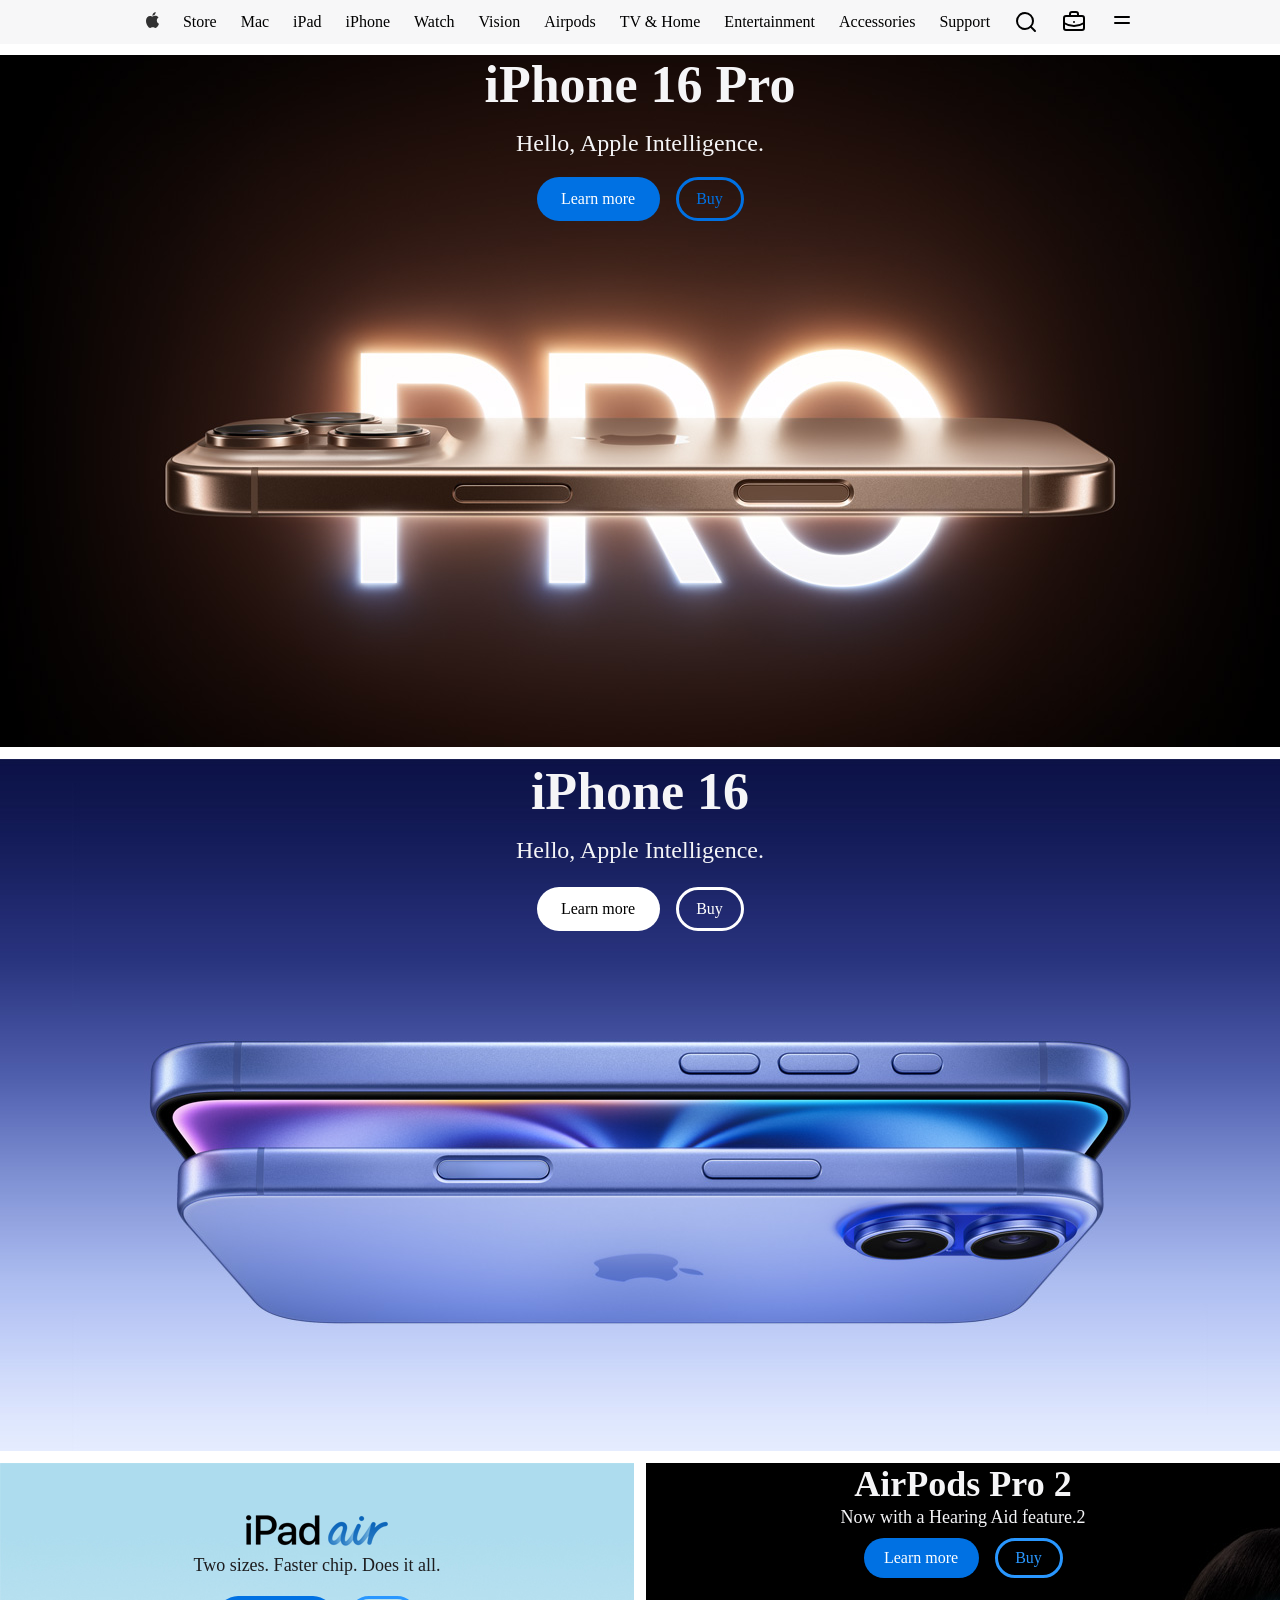
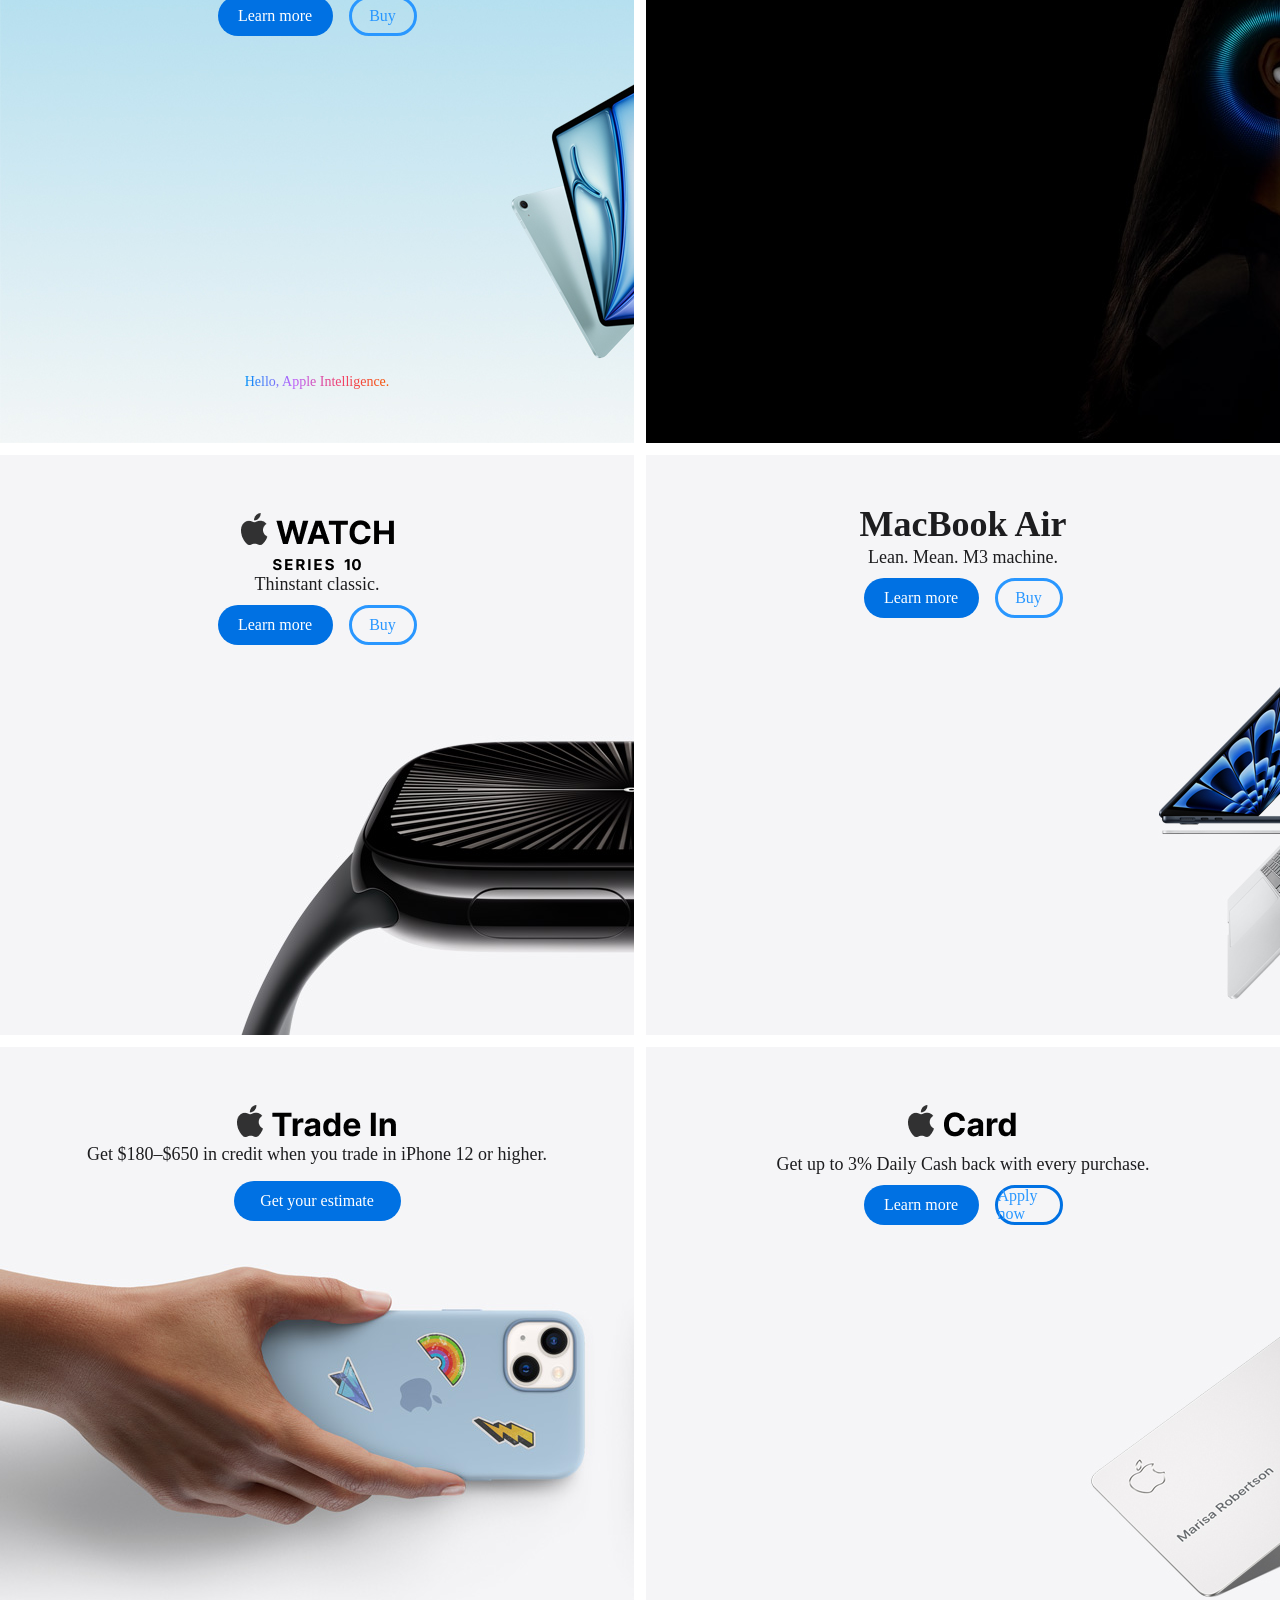
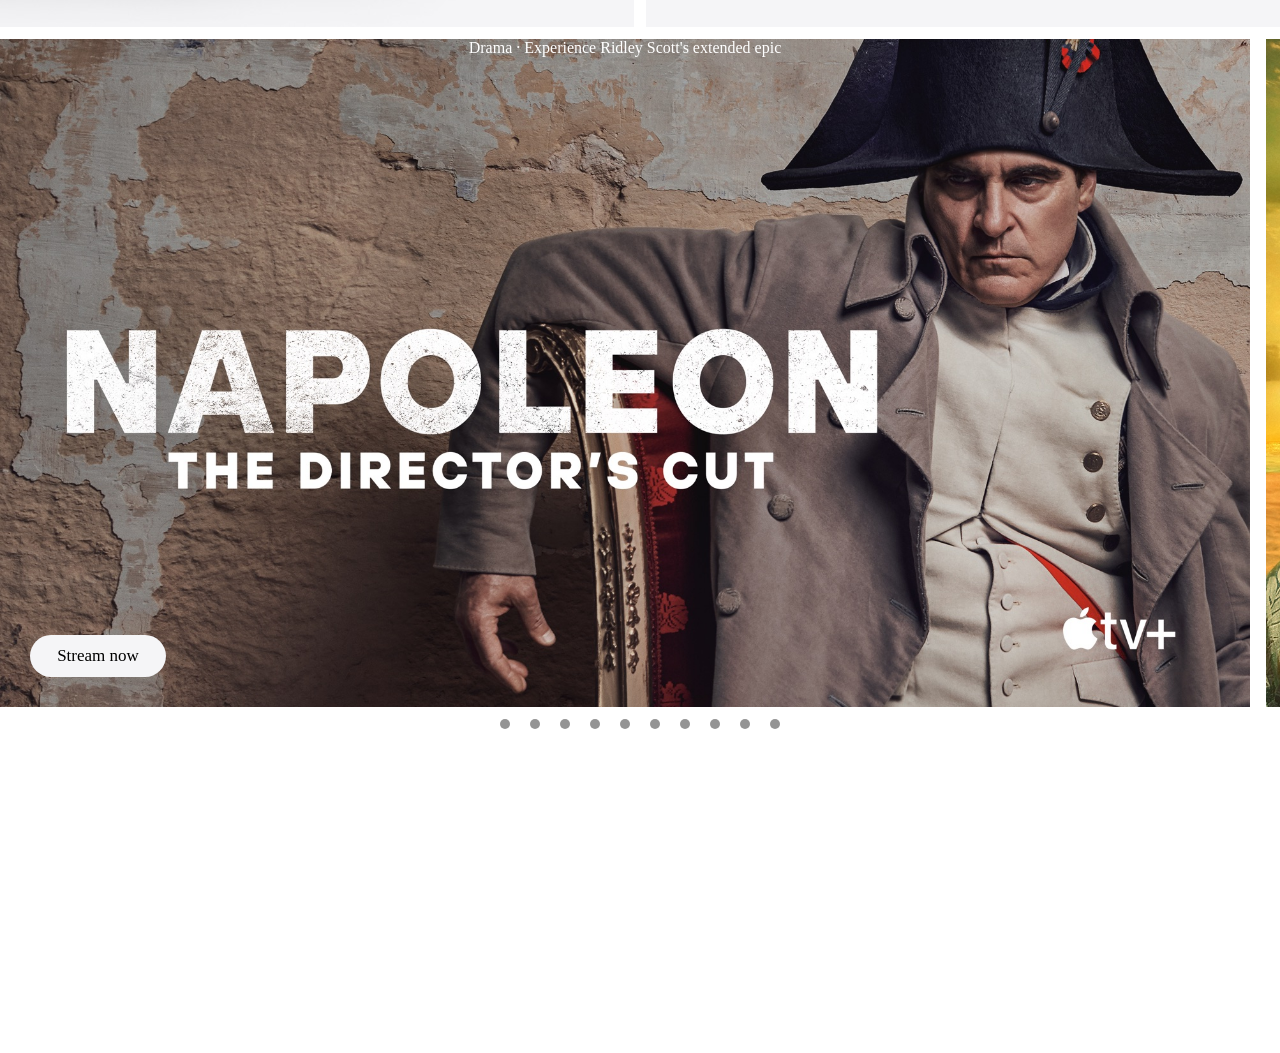
<file: index.html>
<!DOCTYPE html>
<html lang="en">
  <head>
    <meta charset="UTF-8" />
    <meta name="viewport" content="width=device-width, initial-scale=1.0" />
    <title>Apple</title>
    <link rel="stylesheet" href="./style.css" />
  </head>
  <body>
    <header>
      <div class="icon-1">
        <svg
          width="13"
          height="16"
          viewBox="0 0 13 16"
          fill="none"
          xmlns="http://www.w3.org/2000/svg"
        >
          <path
            d="M12.5589 5.4318C12.038 5.75071 11.6066 6.19655 11.3049 6.72761C11.0032 7.25867 10.8413 7.85759 10.8341 8.4683C10.8362 9.15565 11.0398 9.8273 11.4198 10.4001C11.7998 10.9728 12.3395 11.4215 12.972 11.6906C12.7226 12.4952 12.3536 13.2577 11.8772 13.9524C11.1956 14.9336 10.4829 15.9147 9.3985 15.9147C8.3141 15.9147 8.0352 15.2847 6.7855 15.2847C5.5668 15.2847 5.133 15.9354 4.1415 15.9354C3.15 15.9354 2.4581 15.0265 1.6628 13.9111C0.612269 12.3485 0.0349098 10.516 0 8.6335C0 5.5351 2.014 3.893 3.9969 3.893C5.0504 3.893 5.9283 4.5849 6.5893 4.5849C7.2193 4.5849 8.2005 3.8516 9.3985 3.8516C10.0145 3.83571 10.6249 3.97152 11.176 4.24708C11.7271 4.52264 12.202 4.92949 12.5589 5.4318ZM8.8305 2.54C9.3586 1.91876 9.65755 1.13513 9.6774 0.32C9.67829 0.212542 9.6679 0.105288 9.6464 0C8.73926 0.0886136 7.9004 0.520975 7.3019 1.2084C6.76871 1.80488 6.4585 2.56759 6.424 3.3669C6.4244 3.46411 6.43479 3.56102 6.455 3.6561C6.52652 3.66962 6.59912 3.67655 6.6719 3.6768C7.08997 3.64353 7.49692 3.5256 7.868 3.33018C8.23908 3.13475 8.56655 2.86591 8.8305 2.54Z"
            fill="black"
            fill-opacity="0.8"
          />
        </svg>
      </div>
      <div class="text">
        <div>Store</div>
        <div>Mac</div>
        <div>iPad</div>
        <div>iPhone</div>
        <div>Watch</div>
        <div>Vision</div>
        <div>Airpods</div>
        <div>TV & Home</div>
        <div>Entertainment</div>
        <div>Accessories</div>
        <div>Support</div>
      </div>

      <svg
        xmlns="http://www.w3.org/2000/svg"
        width="24"
        height="24"
        viewBox="0 0 24 24"
        fill="none"
        stroke="currentColor"
        stroke-width="2"
        stroke-linecap="round"
        stroke-linejoin="round"
        class="lucide lucide-search preview-icon"
      >
        <path d="m21 21-4.34-4.34" />
        <circle cx="11" cy="11" r="8" />
      </svg>
      <svg
        xmlns="http://www.w3.org/2000/svg"
        width="24"
        height="24"
        viewBox="0 0 24 24"
        fill="none"
        stroke="currentColor"
        stroke-width="2"
        stroke-linecap="round"
        stroke-linejoin="round"
        class="lucide lucide-briefcase-business preview-icon"
      >
        <path d="M12 12h.01" />
        <path d="M16 6V4a2 2 0 0 0-2-2h-4a2 2 0 0 0-2 2v2" />
        <path d="M22 13a18.15 18.15 0 0 1-20 0" />
        <rect width="20" height="14" x="2" y="6" rx="2" />
      </svg>
      <div class="icon-4">
        <svg
          xmlns="http://www.w3.org/2000/svg"
          width="24"
          height="24"
          viewBox="0 0 24 24"
          fill="none"
          stroke="currentColor"
          stroke-width="2"
          stroke-linecap="round"
          stroke-linejoin="round"
          class="lucide lucide-equal preview-icon"
        >
          <line x1="5" x2="19" y1="9" y2="9" />
          <line x1="5" x2="19" y1="15" y2="15" />
        </svg>
      </div>
    </header>
    
    <div class="zurag-1">
      <div class="zurag-1-deed-1">
        <div class="zurag-1-deed-1-1">iPhone 16 Pro</div>
        <div class="zurag-1-deed-1-2">Hello, Apple Intelligence.</div>
      </div>
      <div class="zurag-1-deed-2">
        <div class="zurag-1-deed-2-1">Learn more</div>
        <div class="zurag-1-deed-2-2">Buy</div>
      </div>
    </div>
    <div class="zurag-2">
      <div class="zurag-2-deed-1">
        <div class="zurag-2-deed-1-1">iPhone 16</div>
        <div class="zurag-2-deed-1-2">Hello, Apple Intelligence.</div>
      </div>
      <div class="zurag-2-deed-2">
        <div class="zurag-2-deed-2-1">Learn more</div>
        <div class="zurag-2-deed-2-2">Buy</div>
      </div>
    </div>
    <div class="huudas-3">
      <div class="zu-1">
        <img src="./images/ipad-air.png" alt="Ipad-AIR" class="zu-1-img" />
        <div class="zu-1-hvv-1">Two sizes. Faster chip. Does it all.</div>
        <div class="zu-1-hvv-2">
          <div class="zu-1-hvv-2-1">Learn more</div>
          <div class="zu-1-hvv-2-2">Buy</div>
        </div>
        <div class="zu-1-hvv-3">Hello, Apple Intelligence.</div>
      </div>
      <div class="zu-2">
        <div class="zu-2-hvv-1">AirPods Pro 2</div>
        <div class="zu-2-hvv-2">Now with a Hearing Aid feature.2</div>
        <div class="zu-2-hvv-3">
          <div class="zu-2-hvv-3-1">Learn more</div>
          <div class="zu-2-hvv-3-2">Buy</div>
        </div>
      </div>
      <div class="zu-3">
        <img src="./images/Frame 4.png" alt="WATCH" class="zu-3-img" />
        <div class="zu-3-hvv-1">Thinstant classic.</div>
        <div class="zu-3-hvv-2">
          <div class="zu-3-hvv-2-1">Learn more</div>
          <div class="zu-3-hvv-2-2">Buy</div>
        </div>
      </div>
      <div class="zu-4">
        <div class="zu-4-hvv-1">MacBook Air</div>
        <div class="zu-4-hvv-2">Lean. Mean. M3 machine.</div>
        <div class="zu-4-hvv-3">
          <div class="zu-4-hvv-3-1">Learn more</div>
          <div class="zu-4-hvv-3-2">Buy</div>
        </div>
      </div>
      <div class="zu-5">
        <img src="./images/Frame 3.png" alt="Trade-in" class="zu-5-img" />
        <div class="zu-5-hvv-1">
          Get $180–$650 in credit when you trade in iPhone 12 or higher.
        </div>
        <div class="zu-5-hvv-2">Get your estimate</div>
      </div>
      <div class="zu-6">
        <img src="./images/Frame 4 (1).png" alt="Card" class="zu-6-img" />
        <div class="zu-6-hvv-1">
          Get up to 3% Daily Cash back with every purchase.
        </div>
        <div class="zu-6-hvv-2">
          <div class="zu-6-hvv-2-1">Learn more</div>
          <div class="zu-6-hvv-2-2">Apply now</div>
        </div>
      </div>
      <div class="zu-7">
        <div class="zu-7-hvv-1">AirPods 4</div>
        <div class="zu-7-hvv-2">
          Iconic. Now supersonic. Available with Active Noise Cancellation.2
        </div>
        <div class="zu-7-hvv-3">
          <div class="zu-7-hvv-3-1">Learn more</div>
          <div class="zu-7-hvv-3-2">Buy</div>
        </div>
      </div>
      <div class="zu-8">
        <div class="zu-8-hvv-1">
          <svg
            width="13"
            height="16"
            viewBox="0 0 13 16"
            fill="none"
            xmlns="http://www.w3.org/2000/svg"
          >
            <path
              d="M12.5589 5.4318C12.038 5.75071 11.6066 6.19655 11.3049 6.72761C11.0032 7.25867 10.8413 7.85759 10.8341 8.4683C10.8362 9.15565 11.0398 9.8273 11.4198 10.4001C11.7998 10.9728 12.3395 11.4215 12.972 11.6906C12.7226 12.4952 12.3536 13.2577 11.8772 13.9524C11.1956 14.9336 10.4829 15.9147 9.3985 15.9147C8.3141 15.9147 8.0352 15.2847 6.7855 15.2847C5.5668 15.2847 5.133 15.9354 4.1415 15.9354C3.15 15.9354 2.4581 15.0265 1.6628 13.9111C0.612269 12.3485 0.0349098 10.516 0 8.6335C0 5.5351 2.014 3.893 3.9969 3.893C5.0504 3.893 5.9283 4.5849 6.5893 4.5849C7.2193 4.5849 8.2005 3.8516 9.3985 3.8516C10.0145 3.83571 10.6249 3.97152 11.176 4.24708C11.7271 4.52264 12.202 4.92949 12.5589 5.4318ZM8.8305 2.54C9.3586 1.91876 9.65755 1.13513 9.6774 0.32C9.67829 0.212542 9.6679 0.105288 9.6464 0C8.73926 0.0886136 7.9004 0.520975 7.3019 1.2084C6.76871 1.80488 6.4585 2.56759 6.424 3.3669C6.4244 3.46411 6.43479 3.56102 6.455 3.6561C6.52652 3.66962 6.59912 3.67655 6.6719 3.6768C7.08997 3.64353 7.49692 3.5256 7.868 3.33018C8.23908 3.13475 8.56655 2.86591 8.8305 2.54Z"
              fill="black"
              fill-opacity="0.8"
            />
          </svg>
          <div class="zu-8-hvv-1-1">WATCH</div>
        </div>
        <div class="zu-8-hvv-2">SERIES 10</div>
        <div class="zu-8-hvv-3">Thinstant classic.</div>
        <div class="zu-8-hvv-4">
          <div class="zu-8-hvv-4-1">Learn more</div>
          <div class="zu-8-hvv-4-2">Buy</div>
        </div>
      </div>
      <div class="zu-9">
        <div class="zu-9-hvv-1">MacBook Air</div>
        <div class="zu-9-hvv-2">Lean. Mean. M3 machine.</div>
        <div class="zu-9-hvv-3">
          <div class="zu-9-hvv-3-1">Learn more</div>
          <div class="zu-9-hvv-3-2">Buy</div>
        </div>
      </div>
      <div class="zu-10">
        <div class="zu10-hvv-1">Apple for Small Business</div>
        <div class="zu10-hvv-2">
          Hardware, software, and expert help - all in one place.
        </div>
        <div class="zu10-hvv-3">Learn more</div>
      </div>
      <div class="zu-11">
        <div class="zu-11-1">Carrier deals at Apple</div>
        <div class="zu-11-2">
          Get up to $1000 in credit on a new iPhone. Trade-in may be required.
        </div>
        <div class="zu-11-3">Find your deal</div>
      </div>
      <div class="zu-12">
        <div class="zu-12-hvv-1">Trade In</div>
        <div class="zu-12-hvv-2">
          Get $180–$650 in credit when you trade in iPhone 12 or higher.4
        </div>
        <div class="zu-12-hvv-3">Get your estimate</div>
      </div>
    </div>
    <div class="huudas-4">
      <div id="item-1" class="hu-4-1">
        <div class="hu-4-1-1">Stream now</div>
        <div class="child1">
          Drama · Experience Ridley Scott's extended epic
        </div>
      </div>
      <div id="item-2" class="hu-4-2">
        <div class="hu-4-1-1">Stream now</div>
        <div class="child1">Comedy · The shady side of paradise.</div>
      </div>
      <div id="item-3" class="hu-4-3">
        <div class="hu-4-1-1">Stream now</div>
        <div class="child1">Action · Worst. Heist. Ever.</div>
      </div>
      <div id="item-4" class="hu-4-4">
        <div class="hu-4-1-1">Stream now</div>
        <div class="child1">Documentary · All that glitters isn't gold.</div>
      </div>
      <div id="item-5" class="hu-4-5">
        <div class="hu-4-1-1">Stream now</div>
        <div class="child1">
          Watch Messi, every club, and every match--live.
        </div>
      </div>
      <div id="item-6" class="hu-4-6">
        <div class="hu-4-1-1">Stream now</div>
        <div class="child1">Crime · Presume nothing</div>
      </div>
      <div id="item-7" class="hu-4-7">
        <div class="hu-4-1-1">Stream now</div>
        <div class="child1">Stream now Drama · New season.</div>
      </div>
      <div id="item-8" class="hu-4-8">
        <div class="hu-4-1-1">Stream now</div>
        <div class="child1">Live MLB games, every Friday.</div>
      </div>
      <div id="item-9" class="hu-4-9">
        <div class="hu-4-1-1">Stream now</div>
        <div class="child1">
          Stream now Thriller · Natalie Portman and Moses Ingram star in a
          visionary noir thriller.
        </div>
      </div>
      <div id="item-10" class="hu-4-10">
        <div class="hu-4-1-1">Stream now</div>
        <div class="child1">
          Drama · 16 Emmy® Nominations Including Best Drama
        </div>
      </div>
    </div>

    <div class="anchors">
      <a class="anchor" href="#item-1"></a>
      <a class="anchor" href="#item-2"></a>
      <a class="anchor" href="#item-3"></a>
      <a class="anchor" href="#item-4"></a>
      <a class="anchor" href="#item-5"></a>
      <a class="anchor" href="#item-6"></a>
      <a class="anchor" href="#item-7"></a>
      <a class="anchor" href="#item-8"></a>
      <a class="anchor" href="#item-9"></a>
      <a class="anchor" href="#item-10"></a>
    </div>
    <div class="huudas-5">
      <div class="huudas-5-inside">
        <div class="huudas-5-item huu-5-1">Listen now</div>
        <div class="huudas-5-item huu-5-2">Listen now</div>
        <div class="huudas-5-item huu-5-3">Listen now</div>
        <div class="huudas-5-item huu-5-4">Listen now</div>
        <div class="huudas-5-item huu-5-5">Listen now</div>
        <div class="huudas-5-item huu-5-6">Listen now</div>
        <div class="huudas-5-item huu-5-7">Listen now</div>
        <div class="huudas-5-item huu-5-8">Listen now</div>
        <div class="huudas-5-item huu-5-9">Listen now</div>
        <div class="huudas-5-item huu-5-10">Listen now</div>
      </div>
    </div>
  </body>
</html>
</file>
<file: style.css>
* {
  margin: 0;
  padding: 0;
  box-sizing: border-box;
}

header {
  width: 100vw;
  height: 44px;
  gap: 24px;
  position: fixed;
  z-index: 5;
  top: 0;
  display: flex;
  justify-content: center;
  align-items: center;
  flex-direction: row;
  background-color: #f5f5f7cc;
  margin-bottom: 20px;
}
.text {
  display: flex;
  gap: 24px;
}
.zurag-1 {
  background-image: url(./images/zurag-1.jpg);
  background-position: center;
  background-repeat: no-repeat;
  width: 100vw;
  height: 692px;
  display: flex;
  justify-content: flex-start;
  flex-direction: column;
  align-items: center;
  margin-top: 55px;
}
.zurag-1-deed-1 {
  width: 405px;
  display: flex;
  justify-content: center;
  align-items: center;
  flex-direction: column;
}
.zurag-1-deed-1-1 {
  font-size: 52px;
  font-weight: 600;
  color: #f5f5f7;
}
.zurag-1-deed-1-2 {
  font-size: 24px;
  font-weight: 400;
  color: #f5f5f7;
  margin-top: 16px;
}
.zurag-1-deed-2 {
  width: 207px;
  height: 44px;
  margin-top: 20px;
  gap: 16px;
  display: flex;
  justify-content: center;
  align-items: center;
}
.zurag-1-deed-2-1 {
  font-size: 16px;
  height: 44px;
  width: 123px;
  border-radius: 999px;
  background-color: #0071e3;
  color: #ffffff;
  display: flex;
  justify-content: center;
  align-items: center;
}
.zurag-1-deed-2-2 {
  width: 68px;
  height: 44px;
  border: #0071e3 solid;
  color: #0071e3;
  font-size: 16px;
  font-weight: 400;
  border-radius: 99px;
  display: flex;
  justify-content: center;
  align-items: center;
}
.zurag-2 {
  background-image: url(./images/zurag-2.jpg);
  background-position: center;
  background-repeat: no-repeat;
  width: 100vw;
  height: 692px;
  display: flex;
  justify-content: flex-start;
  flex-direction: column;
  align-items: center;
  margin-top: 12px;
}
.zurag-2-deed-1 {
  width: 405px;
  height: 108px;
  display: flex;
  justify-content: center;
  align-items: center;
  flex-direction: column;
}
.zurag-2-deed-1-1 {
  font-size: 52px;
  font-weight: 600;
  color: #f5f5f7;
}
.zurag-2-deed-1-2 {
  font-size: 24px;
  font-weight: 400;
  color: #f5f5f7;
  margin-top: 16px;
}
.zurag-2-deed-2 {
  width: 207px;
  height: 44px;
  margin-top: 20px;
  gap: 16px;
  display: flex;
  justify-content: center;
  align-items: center;
}
.zurag-2-deed-2-1 {
  font-size: 16pxpx;
  height: 44px;
  width: 123px;
  border-radius: 999px;
  background-color: #ffffff;
  color: #000000;
  display: flex;
  justify-content: center;
  align-items: center;
}
.zurag-2-deed-2-2 {
  width: 68px;
  height: 44px;
  border: #ffffff solid;
  color: #ffffff;
  font-size: 16px;
  font-weight: 400;
  border-radius: 99px;
  display: flex;
  justify-content: center;
  align-items: center;
}
.huudas-3 {
  width: 100vw;
  display: flex;
  margin-top: 12px;
  gap: 12px;
  flex-wrap: wrap;
}
.zu-1 {
  background-image: url(./images/ipad.jpg);
  width: calc(50vw - 6px);
  height: 580px;
  display: flex;
  justify-content: flex-start;
  align-items: center;
  flex-direction: column;
}
.Ipad-AIR {
  width: 430px;
  height: 33px;
  display: flex;
  justify-content: center;
  align-items: center;
}
.zu-1-hvv-1 {
  font-size: 18px;
  font-weight: 400;
  color: #1d1d1f;
  margin-top: 9px;
}

.zu-1-img {
  margin-top: 50px;
}

.zu-1-hvv-2 {
  width: 199px;
  height: 40px;
  display: flex;
  justify-content: center;
  align-items: center;
  gap: 16px;
  margin-top: 20px;
}
.zu-1-hvv-2-1 {
  width: 115px;
  height: 40px;
  border-radius: 999px;
  color: #ffffff;
  font-size: 16px;
  font-weight: 400;
  background-color: #0071e3;
  display: flex;
  justify-content: center;
  align-items: center;
}
.zu-1-hvv-2-2 {
  width: 68px;
  height: 40px;
  border-radius: 999px;
  border: #2997ff solid;
  color: #2997ff;
  display: flex;
  justify-content: center;
  align-items: center;
}
.zu-1-hvv-3 {
  font-size: 14px;
  font-weight: 500;
  display: flex;
  justify-content: center;
  align-items: center;
  width: fit-content;
  background: linear-gradient(to right, #0090f7, #ba62fc, #f2416b, #f55600);
  background-clip: text;
  color: transparent;
  margin-top: auto;
  margin-bottom: 53px;
}
.zu-2 {
  background-image: url(./images/airpods.jpg);
  width: calc(50vw - 6px);
  height: 580px;
  display: flex;
  justify-content: flex-start;
  align-items: center;
  flex-direction: column;
}
.zu-2-hvv-1 {
  font-size: 36px;
  font-weight: 600;
  color: #f5f5f7;
  display: flex;
  justify-content: center;
  align-items: center;
}
.zu-2-hvv-2 {
  font-size: 18px;
  font-weight: 400;
  color: #f5f5f7;
  display: flex;
  justify-content: center;
  align-items: center;
  margin-top: 2px;
}
.zu-2-hvv-3 {
  width: 199px;
  height: 40px;
  display: flex;
  justify-content: center;
  align-items: center;
  gap: 16px;
  margin-top: 10px;
}
.zu-2-hvv-3-1 {
  font-size: 16px;
  height: 40px;
  width: 115px;
  border-radius: 999px;
  background-color: #0071e3;
  color: #ffffff;
  display: flex;
  justify-content: center;
  align-items: center;
}
.zu-2-hvv-3-2 {
  width: 68px;
  height: 40px;
  border-radius: 999px;
  border: #2997ff solid;
  color: #2997ff;
  display: flex;
  justify-content: center;
  align-items: center;
}
.zu-3 {
  background-image: url(./images/watch.jpg);
  width: calc(50vw - 6px);
  height: 580px;
  display: flex;
  justify-content: flex-start;
  align-items: center;
  flex-direction: column;
}
.zu-3-img {
  margin-top: 58px;
}
.zu-3-hvv-1 {
  font-size: 18px;
  font-weight: 400;
  color: #1d1d1f;
  display: flex;
  justify-content: center;
  align-items: center;
}
.zu-3-hvv-2 {
  width: 199px;
  height: 40px;
  display: flex;
  justify-content: center;
  align-items: center;
  gap: 16px;
  margin-top: 10px;
}
.zu-3-hvv-2-1 {
  font-size: 16px;
  height: 40px;
  width: 115px;
  border-radius: 999px;
  background-color: #0071e3;
  color: #ffffff;
  display: flex;
  justify-content: center;
  align-items: center;
}
.zu-3-hvv-2-2 {
  width: 68px;
  height: 40px;
  border-radius: 999px;
  border: #2997ff solid;
  color: #2997ff;
  display: flex;
  justify-content: center;
  align-items: center;
}
.zu-4 {
  background-image: url(./images/macbook.jpg);
  width: calc(50vw - 6px);
  height: 580px;
  display: flex;
  justify-content: flex-start;
  align-items: center;
  flex-direction: column;
}
.zu-4-hvv-1 {
  font-size: 36px;
  font-weight: 600;
  color: #1d1d1f;
  margin-top: 48px;
}
.zu-4-hvv-2 {
  font-size: 18px;
  font-weight: 400;
  color: #1d1d1f;
  margin-top: 2px;
}
.zu-4-hvv-3 {
  width: 199px;
  height: 40px;
  display: flex;
  justify-content: center;
  align-items: center;
  gap: 16px;
  margin-top: 10px;
}
.zu-4-hvv-3-1 {
  font-size: 16px;
  height: 40px;
  width: 115px;
  border-radius: 999px;
  background-color: #0071e3;
  color: #ffffff;
  display: flex;
  justify-content: center;
  align-items: center;
}
.zu-4-hvv-3-2 {
  width: 68px;
  height: 40px;
  border-radius: 999px;
  border: #2997ff solid;
  color: #2997ff;
  display: flex;
  justify-content: center;
  align-items: center;
}
.zu-5 {
  background-image: url(./images/trade\ in.jpg);
  width: calc(50vw - 6px);
  height: 580px;
  display: flex;
  justify-content: flex-start;
  align-items: center;
  flex-direction: column;
}
.zu-5-img {
  margin-top: 58px;
}
.zu-5-hvv-1 {
  font-size: 18px;
  font-weight: 400;
  color: #1d1d1f;
}
.zu-5-hvv-2 {
  width: 167px;
  height: 40px;
  background-color: #0071e3;
  font-size: 16px;
  font-weight: 400;
  color: #ffffff;
  border-radius: 999px;
  margin-top: 16px;
  display: flex;
  justify-content: center;
  align-items: center;
}
.zu-6 {
  background-image: url(./images/card.jpg);
  width: calc(50vw - 6px);
  height: 580px;
  display: flex;
  justify-content: flex-start;
  align-items: center;
  flex-direction: column;
}
.zu-6-img {
  margin-top: 58px;
}
.zu-6-hvv-1 {
  font-size: 18px;
  font-weight: 400;
  color: #1d1d1f;
  margin-top: 10px;
}
.zu-6-hvv-2 {
  width: 246px;
  height: 40px;
  display: flex;
  justify-content: center;
  align-items: center;
  margin-top: 10px;
  gap: 16px;
}
.zu-6-hvv-2-1 {
  font-size: 16px;
  height: 40px;
  width: 115px;
  border-radius: 999px;
  background-color: #0071e3;
  color: #ffffff;
  display: flex;
  justify-content: center;
  align-items: center;
}
.zu-6-hvv-2-2 {
  width: 68px;
  height: 40px;
  border-radius: 999px;
  border: #0071e3 solid;
  color: #2997ff;
  display: flex;
  justify-content: center;
  align-items: center;
}
.zu-7 {
  background-image: url(./images/airpods4.jpg);
  width: calc(50vw - 6px);
  height: 490px;
  display: none;
  justify-content: flex-start;
  align-items: center;
  flex-direction: column;
  background-repeat: no-repeat;
  background-size: cover;
  background-position: center;
}
.zu-7-hvv-1 {
  font-size: 30px;
  font-weight: 700;
  color: #f5f5f7;
  display: flex;
  justify-content: center;
  align-items: center;
  padding: 50px;
}
.zu-7-hvv-2 {
  font-size: 18px;
  font-weight: 400;
  color: #f5f5f7;
  display: flex;
  justify-content: center;
  align-items: center;
  padding: 30px;
}
.zu-7-hvv-3 {
  width: 241px;
  height: 36px;
  display: flex;
  justify-content: center;
  align-items: center;
  gap: 12px;
  margin-top: 16px;
}
.zu-7-hvv-3-1 {
  width: 107px;
  height: 36px;
  background-color: #0071e3;
  color: #f5f5f7;
  border-radius: 999px;
  display: flex;
  justify-content: center;
  align-items: center;
}
.zu-7-hvv-3-2 {
  width: 66px;
  height: 36px;
  border-radius: 999px;
  border: #0071e3 solid;
  color: #2997ff;
  display: flex;
  justify-content: center;
  align-items: center;
}
.zu-8 {
  background-image: url(./images/series10.jpg);
  width: calc(50vw - 6px);
  height: 490px;
  display: none;
  justify-content: flex-start;
  align-items: center;
  flex-direction: column;
  background-repeat: no-repeat;
  background-size: cover;
  background-position: center;
}
.zu-8-hvv-1 {
  width: 152px;
  height: 34px;
  flex-direction: row;
  display: flex;
  justify-content: center;
  align-items: center;
  gap: 4px;
  margin-top: 46px;
}
.zu-8-hvv-1-1 {
  font-size: 28px;
  font-weight: 700;
  color: #000000;
  display: flex;
  justify-content: center;
  align-items: center;
}
.zu-8-hvv-2 {
  font-size: 13px;
  font-weight: 700;
  color: #000000;
  display: flex;
  justify-content: center;
  align-items: center;
  margin-top: 4px;
}
.zu-8-hvv-3 {
  font-size: 13px;
  font-weight: 700;
  color: #000000;
  display: flex;
  justify-content: center;
  align-items: center;
  margin-top: 4px;
}
.zu-8-hvv-4 {
  width: 235px;
  height: 36px;
  display: flex;
  justify-content: center;
  align-items: center;
  gap: 12px;
  margin-top: 16px;
}
.zu-8-hvv-4-1 {
  width: 107px;
  height: 36px;
  background-color: #0071e3;
  color: #f5f5f7;
  border-radius: 999px;
  display: flex;
  justify-content: center;
  align-items: center;
}
.zu-8-hvv-4-2 {
  width: 66px;
  height: 36px;
  border-radius: 999px;
  border: #0071e3 solid;
  color: #2997ff;
  display: flex;
  justify-content: center;
  align-items: center;
}
.zu-9 {
  background-image: url(./images/mac.jpg);
  width: calc(50vw - 6px);
  height: 490px;
  display: none;
  justify-content: flex-start;
  align-items: center;
  flex-direction: column;
  background-repeat: no-repeat;
  background-size: cover;
  background-position: center;
}
.zu-9-hvv-1 {
  font-size: 30px;
  font-weight: 700;
  color: #1d1d1f;
  display: flex;
  justify-content: center;
  align-items: center;
  margin-top: 42px;
}
.zu-9-hvv-2 {
  font-size: 18px;
  font-weight: 400;
  color: #1d1d1f;
  display: flex;
  justify-content: center;
  align-items: center;
  margin-top: 4px;
}
.zu-9-hvv-3 {
  width: 257px;
  height: 36px;
  display: flex;
  justify-content: center;
  align-items: center;
  gap: 12px;
  margin-top: 16px;
}
.zu-9-hvv-3-1 {
  width: 107px;
  height: 36px;
  background-color: #0071e3;
  color: #f5f5f7;
  border-radius: 999px;
  display: flex;
  justify-content: center;
  align-items: center;
}
.zu-9-hvv-3-2 {
  width: 66px;
  height: 36px;
  border-radius: 999px;
  border: #0071e3 solid;
  color: #2997ff;
  display: flex;
  justify-content: center;
  align-items: center;
}
.zu-10 {
  background-image: url(./images/emegtei.png);
  width: calc(50vw - 6px);
  height: 490px;
  display: none;
  justify-content: flex-start;
  align-items: center;
  flex-direction: column;
  background-repeat: no-repeat;
  background-size: cover;
  background-position: center;
}
.zu10-hvv-1 {
  font-size: 30px;
  font-weight: 700;
  color: #1d1d1f;
  display: flex;
  justify-content: center;
  align-items: center;
  margin-top: 42px;
}
.zu10-hvv-2 {
  font-size: 18px;
  font-weight: 400;
  color: #1d1d1f;
  display: flex;
  justify-content: center;
  align-items: center;
  margin-top: 4px;
}
.zu10-hvv-3 {
  width: 257px;
  height: 36px;
  background-color: #0071e3;
  color: #f5f5f7;
  border-radius: 999px;
  display: flex;
  justify-content: center;
  align-items: center;
  margin-top: 16px;
}
.zu-11 {
  background-image: url(./images/4tei.jpg);
  width: calc(50vw - 6px);
  height: 490px;
  display: none;
  justify-content: flex-start;
  align-items: center;
  flex-direction: column;
  background-repeat: no-repeat;
  background-size: cover;
  background-position: center;
}
.zu-11-1 {
  font-size: 30px;
  font-weight: 700;
  color: #1d1d1f;
  display: flex;
  justify-content: center;
  align-items: center;
  margin-top: 296px;
}
.zu-11-2 {
  font-size: 18px;
  font-weight: 400;
  color: #1d1d1f;
  display: flex;
  justify-content: center;
  align-items: center;
  margin-top: 4px;
}
.zu-11-3 {
  width: 126px;
  height: 36px;
  background-color: #0071e3;
  color: #f5f5f7;
  border-radius: 999px;
  display: flex;
  justify-content: center;
  align-items: center;
  margin-top: 16px;
}
.zu-12 {
  background-image: url(./images/utasnuud.jpg);
  width: calc(50vw - 6px);
  height: 490px;
  display: none;
  justify-content: flex-start;
  align-items: center;
  flex-direction: column;
  background-repeat: no-repeat;
  background-size: cover;
  background-position: center;
}
.zu-12-hvv-1 {
  font-size: 28px;
  font-weight: 700;
  color: #1d1d1f;
  display: flex;
  justify-content: center;
  align-items: center;
  margin-top: 46px;
}
.zu-12-hvv-2 {
  font-size: 18px;
  font-weight: 400;
  color: #1d1d1f;
  display: flex;
  justify-content: center;
  align-items: center;
  margin-top: 4px;
}
.zu-12-hvv-3 {
  width: 150px;
  height: 36px;
  background-color: #0071e3;
  color: #f5f5f7;
  border-radius: 999px;
  display: flex;
  justify-content: center;
  align-items: center;
  margin-top: 16px;
}
.huudas-4 {
  width: 100vw;
  height: 668px;
  margin-top: 12px;
  gap: 16px;
  display: flex;
  overflow-x: scroll;
  scroll-snap-type: x mandatory;
  scroll-behavior: smooth;
}
.hu-4-1 {
  height: 668px;
  width: 1250px;
  background-position: center;
  background-size: cover;
  flex-shrink: 0;
  scroll-snap-align: center;
  background-repeat: no-repeat;
  background-image: url(./images/napoleon.jpg);
}
.hu-4-1-1 {
  width: 136px;
  height: 42px;
  border-radius: 999px;
  background-color: #f5f5f7;
  color: #000000;
  display: flex;
  justify-content: center;
  align-items: center;
  font-size: 17px;
  margin-top: 550px;
  position: absolute;
  left: 30px;
  bottom: 30px;
}
.child1 {
  color: #ffffff;
  display: flex;
  margin-bottom: 5px;
  justify-content: center;
}
.hu-4-2 {
  height: 668px;
  width: 1250px;
  background-position: center;
  background-size: cover;
  flex-shrink: 0;
  scroll-snap-align: center;
  background-repeat: no-repeat;
  background-image: url(./images/bad-monkey.jpg);
}
.hu-4-3 {
  height: 668px;
  width: 1250px;
  background-position: center;
  background-size: cover;
  flex-shrink: 0;
  background-repeat: no-repeat;
  background-image: url(./images/instigators.jpg);
  scroll-snap-align: center;
}
.hu-4-4 {
  height: 668px;
  width: 1250px;
  background-position: center;
  background-size: cover;
  flex-shrink: 0;
  background-repeat: no-repeat;
  background-image: url(./images/k-pop-idols.jpg);
  scroll-snap-align: center;
}
.hu-4-5 {
  height: 668px;
  width: 1250px;
  background-position: center;
  background-size: cover;
  flex-shrink: 0;
  background-repeat: no-repeat;
  background-image: url(./images/season-pass.jpg);
  scroll-snap-align: center;
}
.hu-4-6 {
  height: 668px;
  width: 1250px;
  background-position: center;
  background-size: cover;
  flex-shrink: 0;
  background-repeat: no-repeat;
  background-image: url(./images/pressumed-innocent.jpg);
  scroll-snap-align: center;
}
.hu-4-7 {
  height: 668px;
  width: 1250px;
  background-position: center;
  background-size: cover;
  flex-shrink: 0;
  background-repeat: no-repeat;
  background-image: url(./images/pachinko.jpg);
  scroll-snap-align: center;
}
.hu-4-8 {
  background-image: url(./images/baseball.jpg);
  height: 668px;
  width: 1250px;
  background-position: center;
  background-size: cover;
  flex-shrink: 0;
  background-repeat: no-repeat;
  scroll-snap-align: center;
}
.hu-4-9 {
  background-image: url(./images/lady-in-the-lake.jpg);
  height: 668px;
  width: 1250px;
  background-position: center;
  background-size: cover;
  scroll-snap-align: center;
  flex-shrink: 0;
  background-repeat: no-repeat;
}
.hu-4-10 {
  background-image: url(./images/morning-show.jpg);
  height: 668px;
  width: 1250px;
  background-position: center;
  background-size: cover;
  flex-shrink: 0;
  scroll-snap-align: center;
  background-repeat: no-repeat;
}

.item {
  height: 668px;
  width: 1250px;
  flex-shrink: 0;
  scroll-snap-align: center;
  background-color: aquamarine;
}
.anchors {
  display: flex;
  gap: 20px;
  justify-content: center;
  align-items: center;
}
.anchor {
  background-color: #0000006b;
  height: 10px;
  width: 10px;
  border-radius: 999px;
  margin-top: 12px;
}

.hu-4-1,
.hu-4-2,
.hu-4-3,
.hu-4-4,
.hu-4-5,
.hu-4-6,
.hu-4-7,
.hu-4-8,
.hu-4-9,
.hu-4-10 {
  position: relative;
}

@media (max-width: 768px) {
  .zu-1,
  .zu-2,
  .zu-3,
  .zu-4,
  .zu-5,
  .zu-6 {
    display: none;
  }

  .zu-7,
  .zu-8,
  .zu-9,
  .zu-10,
  .zu-11,
  .zu-12 {
    display: block;
  }
  .text {
    display: none;
  }
  .icon-1 {
    margin-right: 500px;
  }
  .icon-4 {
    margin-left: 13px;
  }

  .zurag-1 {
    background-image: url(./images/./tab.jpg);
    background-position: center;
  }
  .zurag-2 {
    background-image: url(./images/tab-2.jpg);
  }
}

@media (max-width: 390px) {
  .zu-2,
  .zu-3,
  .zu-4,
  .zu-5,
  .zu-6 {
    display: none;
  }
  .zu-1,
  .zu-7,
  .zu-8,
  .zu-9,
  .zu-10,
  .zu-11,
  .zu-12 {
    display: flex;
    width: 100vw;
  }

  .huudas-3 {
    display: block;
  }
  .text {
    display: none;
  }
  .icon-1 {
    margin-right: 200px;
  }
  .zurag-1 {
    background: url(./images/4d617ff6192318499aff8aebb56aaf232c8f00d4.jpg)
      center/cover no-repeat;
    padding-top: 30px;
  }

  .zurag-2 {
    background: url(./images/./utas-2.jpg) center/cover no-repeat;
    padding-top: 30px;
  }
  .zu-1-img {
    background-position: 50%;
  }

  .huudas-4 {
    width: 100vw;
    height: 495px;
  }

  .hu-4-1,
  .hu-4-2,
  .hu-4-3,
  .hu-4-4,
  .hu-4-5,
  .hu-4-6,
  .hu-4-7,
  .hu-4-8,
  .hu-4-9,
  .hu-4-10 {
    height: 100%;
    width: 274px;
  }
}

.huudas-5 {
  width: 100vw;
  height: 292px;
  margin-top: 32px;
  gap: 16px;
  display: flex;
  overflow-x: hidden;
}

.huudas-5-inside {
  position: relative;
  width: 4170px;
  flex-shrink: 0;
}

.huu-5-1 {
  height: 100%;
  position: absolute;
  left: 100%;
  width: 417px;
  background-position: center;
  background-size: cover;
  background-repeat: no-repeat;
  background-image: url(./images/1.jpg);
  animation: slide 60s linear infinite;
  animation-delay: calc((56.5s / 10) * (1 - 6.5));
}
.huu-5-2 {
  background-image: url(./images/2.jpg);
  height: 100%;
  position: absolute;
  left: 100%;
  width: 417px;
  background-position: center;
  background-size: cover;
  background-repeat: no-repeat;
  animation: slide 60s linear infinite;
  animation-delay: calc((56.5s / 10) * (2 - 6.5));
}
.huu-5-3 {
  background-image: url(./images/3.jpg);
  height: 100%;
  position: absolute;
  left: 100%;
  width: 417px;
  background-position: center;
  background-size: cover;
  background-repeat: no-repeat;
  animation: slide 60s linear infinite;
  animation-delay: calc((56.5s / 10) * (3 - 6.5));
}
.huu-5-4 {
  background-image: url(./images/4.jpg);
  height: 100%;
  position: absolute;
  left: 100%;
  width: 417px;
  background-position: center;
  background-size: cover;
  background-repeat: no-repeat;
  animation: slide 60s linear infinite;
  animation-delay: calc((56.5s / 10) * (4 - 6.5));
}
.huu-5-5 {
  background-image: url(./images/5.jpg);
  height: 100%;
  position: absolute;
  left: 100%;
  width: 417px;
  background-position: center;
  background-size: cover;
  background-repeat: no-repeat;
  animation: slide 60s linear infinite;
  animation-delay: calc((56.5s / 10) * (5 - 6.5));
}
.huu-5-6 {
  background-image: url(./images/6.jpg);
  height: 100%;
  position: absolute;
  left: 100%;
  width: 417px;
  background-position: center;
  background-size: cover;
  background-repeat: no-repeat;
  animation: slide 60s linear infinite;
  animation-delay: calc((56.5s / 10) * (6 - 6.5));
}
.huu-5-7 {
  background-image: url(./images/7.jpg);
  height: 100%;
  position: absolute;
  left: 100%;
  width: 417px;
  background-position: center;
  background-size: cover;
  background-repeat: no-repeat;
  animation: slide 60s linear infinite;
  animation-delay: calc((56.5s / 10) * (7 - 6.5));
}
.huu-5-8 {
  background-image: url(./images/8.jpg);
  height: 100%;
  position: absolute;
  left: 100%;
  width: 417px;
  background-position: center;
  background-size: cover;
  background-repeat: no-repeat;
  animation: slide 60s linear infinite;
  animation-delay: calc((56.5s / 10) * (8 - 6.5));
}
.huu-5-9 {
  background-image: url(./images/9.jpg);
  height: 100%;
  position: absolute;
  left: 100%;
  width: 417px;
  background-position: center;
  background-size: cover;
  background-repeat: no-repeat;
  animation: slide 60s linear infinite;
  animation-delay: calc((56.5s / 10) * (9 - 6.5));
}
.huu-5-10 {
  background-image: url(./images/10.jpg);
  height: 100%;
  position: absolute;
  left: 100%;
  width: 417px;
  background-position: center;
  background-size: cover;
  background-repeat: no-repeat;
  animation: slide 60s linear infinite;
  animation-delay: calc((56.5s / 10) * (10 - 6.5));
}

@keyframes slide {
  from {
    left: 100%;
  }
  to {
    left: -417px;
  }
}
.huudas-5:hover .huudas-5-item {
  filter: grayscale(1);
  animation-play-state: paused;
}

.huudas-5 .huudas-5-item:hover {
  filter: grayscale(0);
}

.item:hover button {
  opacity: 1;
  margin-top: 0;
}
</file>
